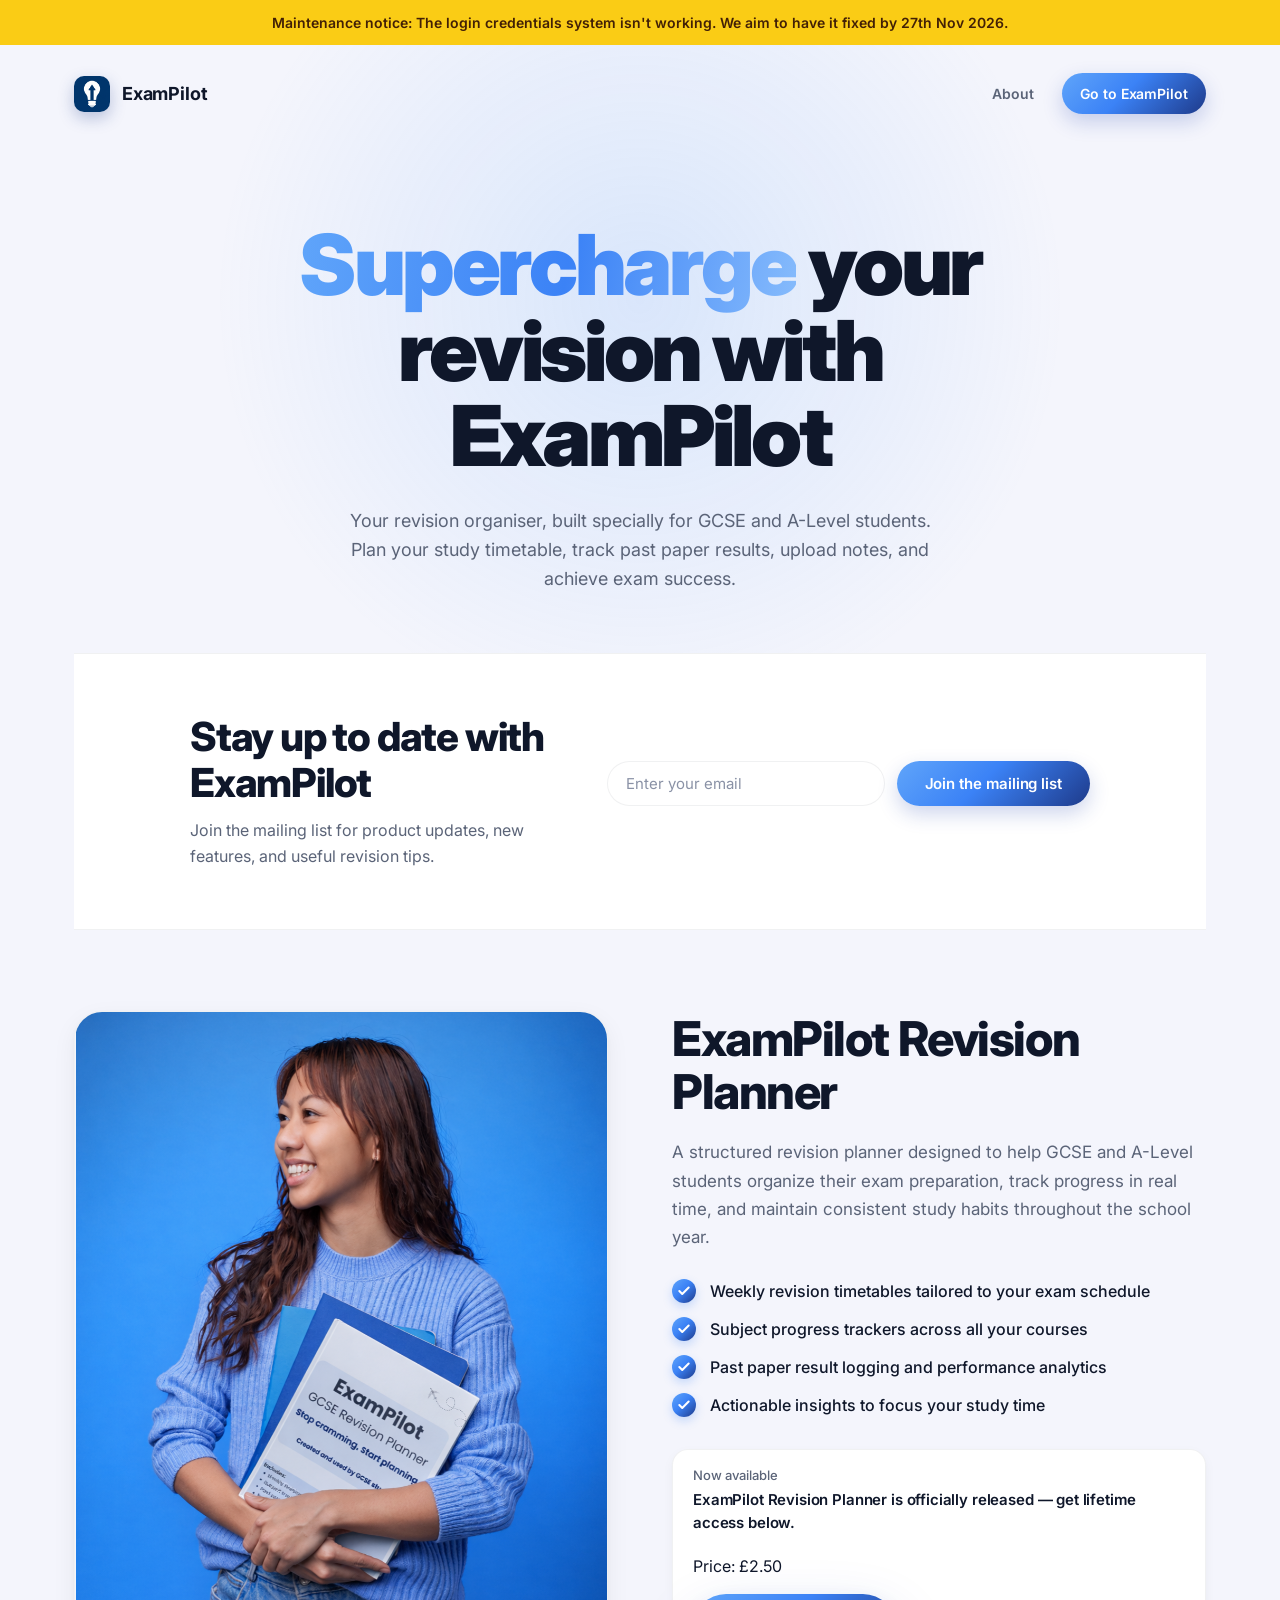
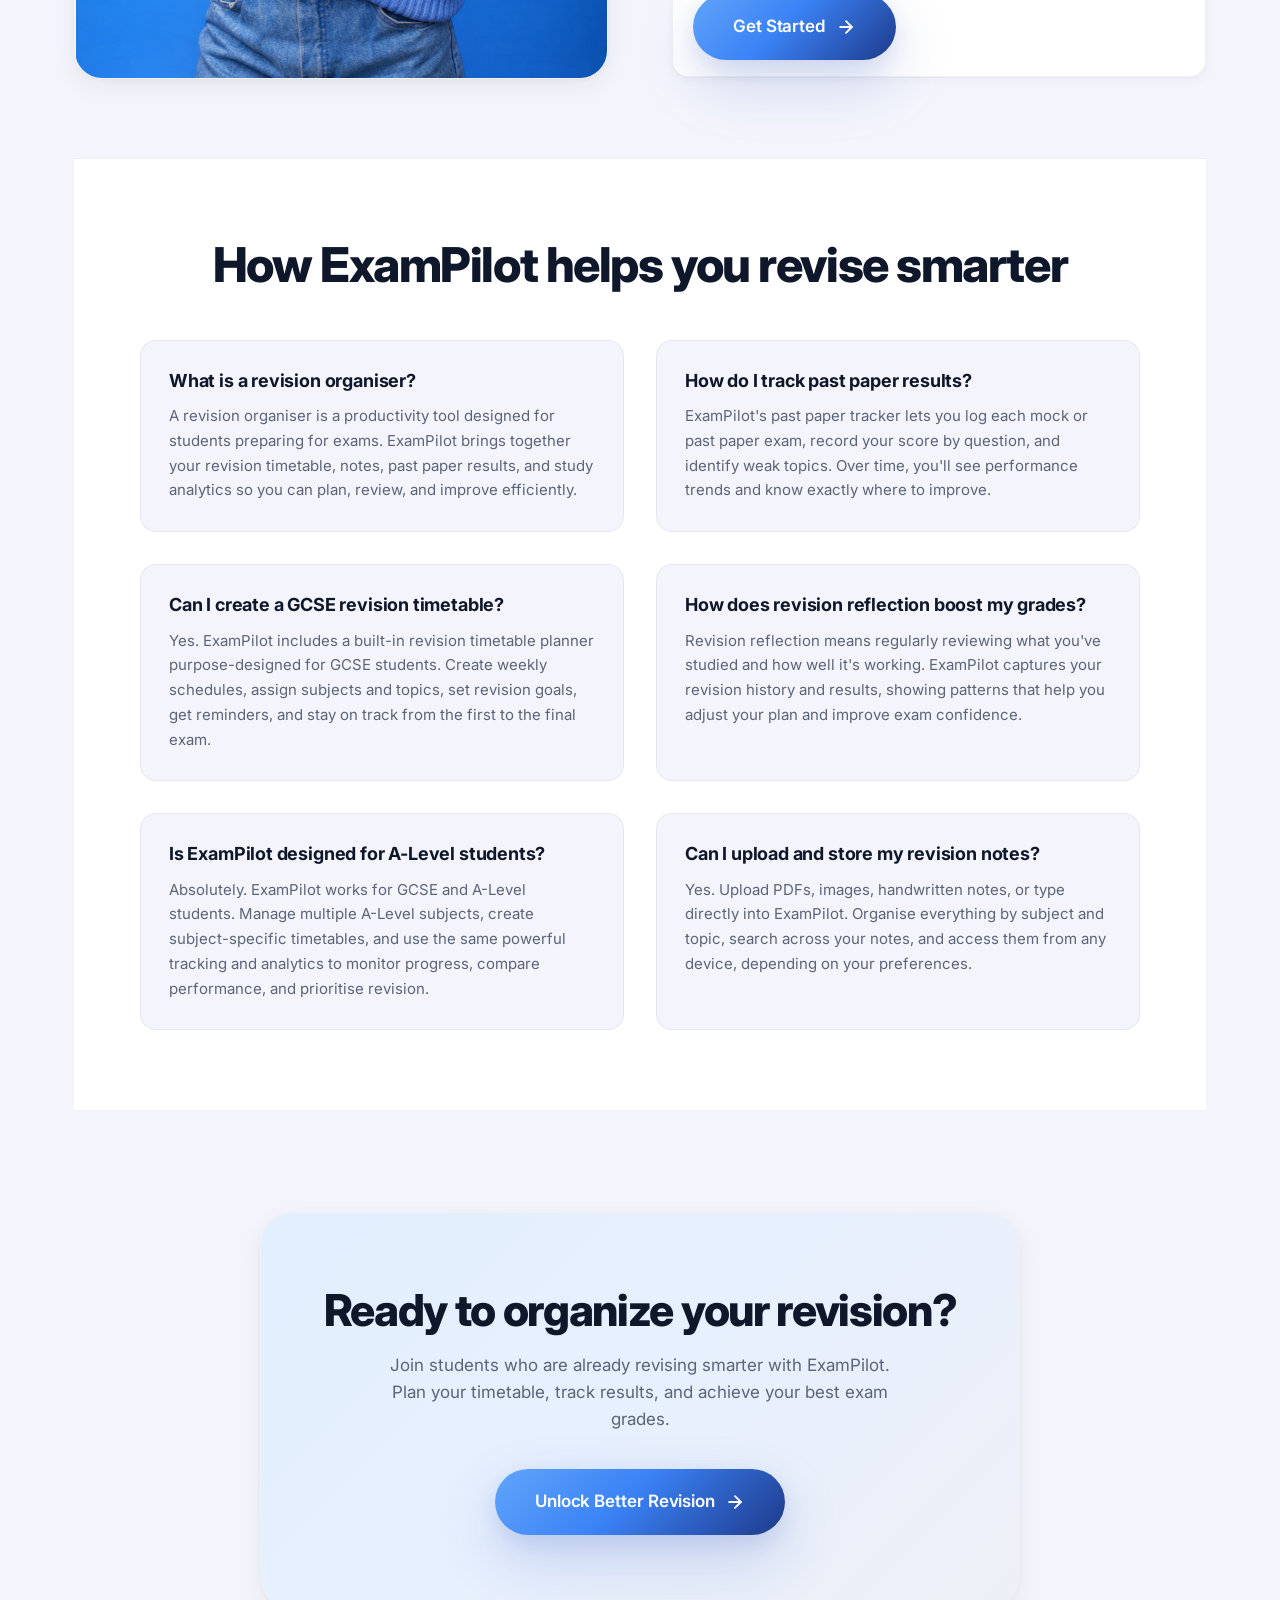
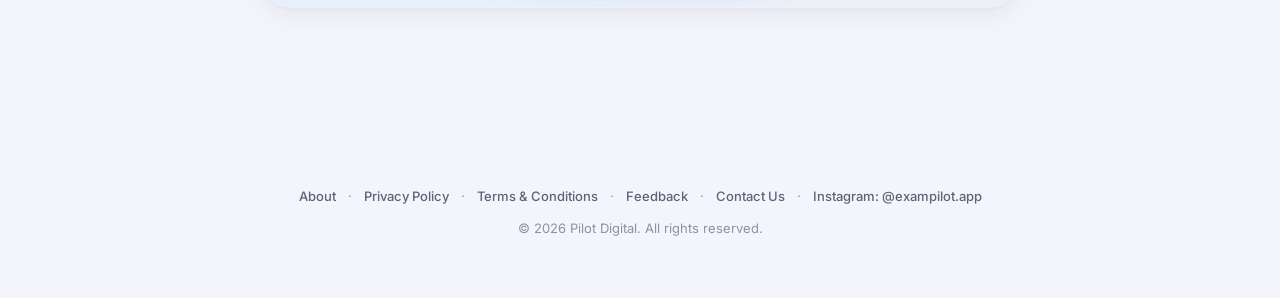
<file: index.html>
<!DOCTYPE html>
<html lang="en">
<head>
  <meta charset="UTF-8" />
  <meta name="viewport" content="width=device-width, initial-scale=1.0" />
  
  <!-- SEO Meta Tags -->
  <meta name="robots" content="index, follow, max-image-preview:large, max-snippet:-1, max-video-preview:-1" />
  <meta name="description" content="ExamPilot: Your GCSE & A-Level revision organiser. Plan revision, track past paper results, create timetables, upload notes, and improve with actionable study insights." />
  <meta name="keywords" content="revision planner, GCSE revision, A-Level study, revision organiser, past paper tracker, exam revision app, study timetable" />
  <meta name="author" content="ExamPilot" />
  <meta name="theme-color" content="#3b82f6" />
  
  <!-- Open Graph Tags (for social sharing) -->
  <meta property="og:type" content="website" />
  <meta property="og:url" content="https://exam-pilot.co.uk" />
  <meta property="og:title" content="ExamPilot – GCSE & A-Level Revision Organiser" />
  <meta property="og:description" content="Master your revision with our exam organiser. Plan timetables, track past papers, upload notes, and get real-time analytics and personalised study insights." />
  <meta property="og:image" content="https://exam-pilot.co.uk/og-image.png" />
  <meta property="og:image:width" content="1200" />
  <meta property="og:image:height" content="630" />
  <meta property="og:site_name" content="ExamPilot" />
  <meta property="og:locale" content="en_GB" />
  
  <!-- Twitter Card Tags -->
  <meta name="twitter:card" content="summary_large_image" />
  <meta name="twitter:url" content="https://exam-pilot.co.uk" />
  <meta name="twitter:title" content="ExamPilot – GCSE & A-Level Revision Organiser" />
  <meta name="twitter:description" content="Master your revision with our exam organiser. Plan timetables, track past papers, upload notes, and analytics." />
  <meta name="twitter:image" content="https://exam-pilot.co.uk/og-image.png" />
  
  <!-- Canonical URL -->
  <link rel="canonical" href="https://exam-pilot.co.uk" />
  
  <!-- Preconnect for Performance (SEO ranking factor) -->
  <link rel="preconnect" href="https://fonts.googleapis.com" />
  <link rel="preconnect" href="https://fonts.gstatic.com" crossorigin />
  <link rel="dns-prefetch" href="https://scripts.simpleanalyticscdn.com" />
  
  <title>ExamPilot – GCSE & A-Level Revision Organiser</title>
  <link rel="icon" type="image/png" href="logo.png" />
  <link href="https://fonts.googleapis.com/css2?family=Inter:wght@400;500;600;700;800;900&display=swap" rel="stylesheet" />
  <link rel="stylesheet" href="styles.css" />
  
  <!-- JSON-LD Structured Data -->
  <script type="application/ld+json">
  {
    "@context": "https://schema.org",
    "@type": "Organization",
    "name": "ExamPilot",
    "url": "https://exam-pilot.co.uk",
    "logo": "https://exam-pilot.co.uk/logo.png",
    "description": "Revision organiser for GCSE and A-Level students",
    "sameAs": [
      "https://twitter.com/exampilot",
      "https://instagram.com/exampilot"
    ],
    "contactPoint": {
      "@type": "ContactPoint",
      "url": "https://support.exam-pilot.co.uk",
      "contactType": "Customer Support"
    }
  }
  </script>
  
  <script type="application/ld+json">
  {
    "@context": "https://schema.org",
    "@type": "Product",
    "name": "ExamPilot",
    "description": "Revision planner and exam organiser for GCSE and A-Level students",
    "brand": {
      "@type": "Brand",
      "name": "ExamPilot"
    },
    "offers": {
      "@type": "Offer",
      "url": "https://nea.exam-pilot.co.uk",
      "priceCurrency": "GBP",
      "price": "0",
      "pricingType": "Free, with premium features"
    },
    "aggregateRating": {
      "@type": "AggregateRating",
      "ratingValue": "4.8",
      "reviewCount": "150",
      "bestRating": "5",
      "worstRating": "1"
    }
  }
  </script>
  
  <script type="application/ld+json">
  {
    "@context": "https://schema.org",
    "@type": "FAQPage",
    "mainEntity": [
      {
        "@type": "Question",
        "name": "What is a revision organiser?",
        "acceptedAnswer": {
          "@type": "Answer",
          "text": "A revision organiser is a productivity tool designed for students preparing for exams. ExamPilot brings together your revision timetable, notes, past paper results, and study analytics so you can plan, review, and improve efficiently."
        }
      },
      {
        "@type": "Question",
        "name": "How can I track my past paper results with ExamPilot?",
        "acceptedAnswer": {
          "@type": "Answer",
          "text": "ExamPilot's past paper tracker lets you log each mock or past paper exam, record your score by question, and identify weak topics. Over time, you'll see performance trends and know exactly where to improve."
        }
      },
      {
        "@type": "Question",
        "name": "Can I create a GCSE revision timetable?",
        "acceptedAnswer": {
          "@type": "Answer",
          "text": "Yes. ExamPilot includes a built-in revision timetable planner purpose-designed for GCSE students. Create weekly schedules, assign subjects and topics, set revision goals, get reminder notifications, and stay on track from the first to the final exam."
        }
      },
      {
        "@type": "Question",
        "name": "How does revision reflection help my grades?",
        "acceptedAnswer": {
          "@type": "Answer",
          "text": "Revision reflection means regularly reviewing what you've studied and how well it's working. ExamPilot captures your revision history and results, showing patterns that help you adjust your plan and improve exam confidence."
        }
      },
      {
        "@type": "Question",
        "name": "Is ExamPilot suitable for A-Level students?",
        "acceptedAnswer": {
          "@type": "Answer",
          "text": "Absolutely. ExamPilot works for both GCSE and A-Level students. Manage multiple A-Level subjects, create subject-specific timetables, and use the same powerful tracking and analytics to monitor progress, compare performance, and prioritise revision."
        }
      },
      {
        "@type": "Question",
        "name": "Can I upload and store my revision notes?",
        "acceptedAnswer": {
          "@type": "Answer",
          "text": "Yes. Upload PDFs, images, handwritten notes, or type directly into ExamPilot. Organise everything by subject and topic, search across your notes, access them from any device, and share or keep them private as needed."
        }
      }
    ]
  }
  </script>
  
</head>
<body>
  <div class="page">
    <div class="container">

      <!-- NAV -->
      <nav class="nav reveal" aria-label="Main navigation">
        <a class="brand" href="/" aria-label="ExamPilot home">
          <img class="brand-mark" src="logo.png" alt="ExamPilot logo" />
          <span>ExamPilot</span>
        </a>
        <div class="nav-actions">
          <a class="btn btn-ghost" href="/about" aria-label="About ExamPilot">About</a>
          <a class="btn btn-primary" href="https://app.exam-pilot.co.uk" target="_blank" rel="noreferrer" aria-label="Visit ExamPilot">
            Go to ExamPilot
          </a>
        </div>
      </nav>

      <!-- MAIN CONTENT -->
      <main>
        
        <!-- HERO -->
        <header class="hero reveal">
          <h1 class="hero-title">
            <span class="gradient-text">Supercharge</span> your revision with ExamPilot
          </h1>
          <p class="hero-subtitle">
            Your revision organiser, built specially for GCSE and A-Level students. Plan your study timetable, track past paper results, upload notes, and achieve exam success.
          </p>
        </header>

        <!-- MAILING LIST SECTION -->
        <section class="mailing-list-section reveal" id="mailing-list">
          <div class="mailing-list-content">
            <div>
              <h2 class="mailing-list-heading">Stay up to date with ExamPilot</h2>
              <p class="mailing-list-subheading">Join the mailing list for product updates, new features, and useful revision tips.</p>
            </div>
            <form
              action="https://buttondown.com/api/emails/embed-subscribe/exampilot"
              method="post"
              class="mailing-list-form embeddable-buttondown-form"
            >
              <div class="form-group">
                <input 
                  type="email" 
                  name="email" 
                  id="bd-email" 
                  placeholder="Enter your email"
                  required
                  aria-label="Email address"
                />
                <input type="submit" value="Join the mailing list" class="form-submit" />
              </div>
              <p class="form-note">
                <a href="https://buttondown.com/refer/exampilot" target="_blank" rel="noreferrer">
                   
                </a>
              </p>
            </form>
          </div>
        </section>

        <!-- PLANNER SECTION -->
        <article class="section reveal" id="planner">
          <div class="split">
            <div class="image-card">
              <img src="planner.png" alt="Student using ExamPilot revision planner to organize GCSE and A-Level exam preparation" />
            </div>
            <div>
              <h2 class="section-title">ExamPilot Revision Planner</h2>
              <p class="section-description">
                A structured revision planner designed to help GCSE and A-Level students organize their exam preparation, track progress in real time, and maintain consistent study habits throughout the school year.
              </p>
              <ul class="feature-list">
                <li class="feature-item">
                  <span class="check-icon" aria-hidden="true">
                    <svg width="14" height="14" viewBox="0 0 24 24" fill="none" stroke="white" stroke-width="3.5" stroke-linecap="round" stroke-linejoin="round">
                      <polyline points="20 6 9 17 4 12"/>
                    </svg>
                  </span>
                  <span>Weekly revision timetables tailored to your exam schedule</span>
                </li>
                <li class="feature-item">
                  <span class="check-icon" aria-hidden="true">
                    <svg width="14" height="14" viewBox="0 0 24 24" fill="none" stroke="white" stroke-width="3.5" stroke-linecap="round" stroke-linejoin="round">
                      <polyline points="20 6 9 17 4 12"/>
                    </svg>
                  </span>
                  <span>Subject progress trackers across all your courses</span>
                </li>
                <li class="feature-item">
                  <span class="check-icon" aria-hidden="true">
                    <svg width="14" height="14" viewBox="0 0 24 24" fill="none" stroke="white" stroke-width="3.5" stroke-linecap="round" stroke-linejoin="round">
                      <polyline points="20 6 9 17 4 12"/>
                    </svg>
                  </span>
                  <span>Past paper result logging and performance analytics</span>
                </li>
                <li class="feature-item">
                  <span class="check-icon" aria-hidden="true">
                    <svg width="14" height="14" viewBox="0 0 24 24" fill="none" stroke="white" stroke-width="3.5" stroke-linecap="round" stroke-linejoin="round">
                      <polyline points="20 6 9 17 4 12"/>
                    </svg>
                  </span>
                  <span>Actionable insights to focus your study time</span>
                </li>
              </ul>
              <div class="eta-card">
                <span class="eta-label">Now available</span>
                <span class="eta-value">ExamPilot Revision Planner is officially released — get lifetime access below.</span>
                <div class="purchase">
                  <p class="price">Price: £2.50</p>
                  <a class="cta-button" href="https://buy.stripe.com/dRm28qajR9ElbYZ4a75ZC02" target="_blank" rel="noreferrer" aria-label="Get Started with ExamPilot Revision Planner">
                    <span>Get Started</span>
                    <svg width="20" height="20" viewBox="0 0 24 24" fill="none" stroke="currentColor" stroke-width="2.2" stroke-linecap="round" stroke-linejoin="round" aria-hidden="true">
                      <line x1="5" y1="12" x2="19" y2="12"/>
                      <polyline points="12 5 19 12 12 19"/>
                    </svg>
                  </a>
                </div>
              </div>
            </div>
          </div>
        </article>

        <!-- FAQ SECTION -->
        <section class="faq-section reveal" id="faq" aria-labelledby="faq-heading">
          <div class="faq-container">
            <h2 id="faq-heading" class="faq-heading">How ExamPilot helps you revise smarter</h2>
            
            <div class="faq-grid">
              <div class="faq-item">
                <h3 class="faq-question">What is a revision organiser?</h3>
                <p class="faq-answer">
                  A revision organiser is a productivity tool designed for students preparing for exams. ExamPilot brings together your revision timetable, notes, past paper results, and study analytics so you can plan, review, and improve efficiently.
                </p>
              </div>

              <div class="faq-item">
                <h3 class="faq-question">How do I track past paper results?</h3>
                <p class="faq-answer">
                  ExamPilot's past paper tracker lets you log each mock or past paper exam, record your score by question, and identify weak topics. Over time, you'll see performance trends and know exactly where to improve.
                </p>
              </div>

              <div class="faq-item">
                <h3 class="faq-question">Can I create a GCSE revision timetable?</h3>
                <p class="faq-answer">
                  Yes. ExamPilot includes a built-in revision timetable planner purpose-designed for GCSE students. Create weekly schedules, assign subjects and topics, set revision goals, get reminders, and stay on track from the first to the final exam.
                </p>
              </div>

              <div class="faq-item">
                <h3 class="faq-question">How does revision reflection boost my grades?</h3>
                <p class="faq-answer">
                  Revision reflection means regularly reviewing what you've studied and how well it's working. ExamPilot captures your revision history and results, showing patterns that help you adjust your plan and improve exam confidence.
                </p>
              </div>

              <div class="faq-item">
                <h3 class="faq-question">Is ExamPilot designed for A-Level students?</h3>
                <p class="faq-answer">
                  Absolutely. ExamPilot works for GCSE and A-Level students. Manage multiple A-Level subjects, create subject-specific timetables, and use the same powerful tracking and analytics to monitor progress, compare performance, and prioritise revision.
                </p>
              </div>

              <div class="faq-item">
                <h3 class="faq-question">Can I upload and store my revision notes?</h3>
                <p class="faq-answer">
                  Yes. Upload PDFs, images, handwritten notes, or type directly into ExamPilot. Organise everything by subject and topic, search across your notes, and access them from any device, depending on your preferences.
                </p>
              </div>
            </div>
          </div>
        </section>

        <!-- CTA -->
        <section class="cta reveal" id="cta" aria-labelledby="cta-heading">
          <div class="cta-card">
            <div class="cta-content">
              <h2 id="cta-heading" class="cta-title">Ready to organize your revision?</h2>
              <p class="cta-description">
                Join students who are already revising smarter with ExamPilot. Plan your timetable, track results, and achieve your best exam grades.
              </p>
              <a class="cta-button" href="https://app.exam-pilot.co.uk" target="_blank" rel="noreferrer" aria-label="Start revising with ExamPilot">
                <span>Unlock Better Revision</span>
                <svg width="20" height="20" viewBox="0 0 24 24" fill="none" stroke="currentColor" stroke-width="2.2" stroke-linecap="round" stroke-linejoin="round" aria-hidden="true">
                  <line x1="5" y1="12" x2="19" y2="12"/>
                  <polyline points="12 5 19 12 12 19"/>
                </svg>
              </a>
            </div>
          </div>
        </section>

      </main>

      <!-- FOOTER -->
      <footer class="footer reveal" role="contentinfo">
        <div class="footer-links">
          <a class="footer-link" href="/about" aria-label="About ExamPilot">About</a>
          <span class="footer-sep" aria-hidden="true">·</span>
          <a class="footer-link"
            href="https://battle-dry-e23.notion.site/ExamPilot-Privacy-Policy-33eb8d1574ee80149366c6b61bf22675"
            target="_blank" rel="noreferrer">Privacy Policy</a>
          <span class="footer-sep" aria-hidden="true">·</span>
          <a class="footer-link"
            href="https://battle-dry-e23.notion.site/ExamPilot-Terms-Conditions-33eb8d1574ee80618376da8c3bfffa2e"
            target="_blank" rel="noreferrer">Terms &amp; Conditions</a>
          <span class="footer-sep" aria-hidden="true">·</span>
          <a class="footer-link"
            href="https://docs.google.com/forms/d/e/1FAIpQLScrEOt0UcTDSlA_6c6lybMjh0bzHm2VrYTehZHT37BqM9Yp9A/viewform?usp=dialog"
            target="_blank" rel="noreferrer">Feedback</a>
          <span class="footer-sep" aria-hidden="true">·</span>
          <a class="footer-link"
            href="https://support.exam-pilot.co.uk"
            target="_blank" rel="noreferrer">Contact Us</a>
        </div>
        <div class="footer-copy">
          &copy; <span id="year"></span> Pilot Digital. All rights reserved.
        </div>
      </footer>

    </div>
  </div>

  <script src="script.js"></script>
  <!-- 100% privacy-first analytics -->
  <script async src="https://scripts.simpleanalyticscdn.com/latest.js"></script>
</body>
</html>
</file>
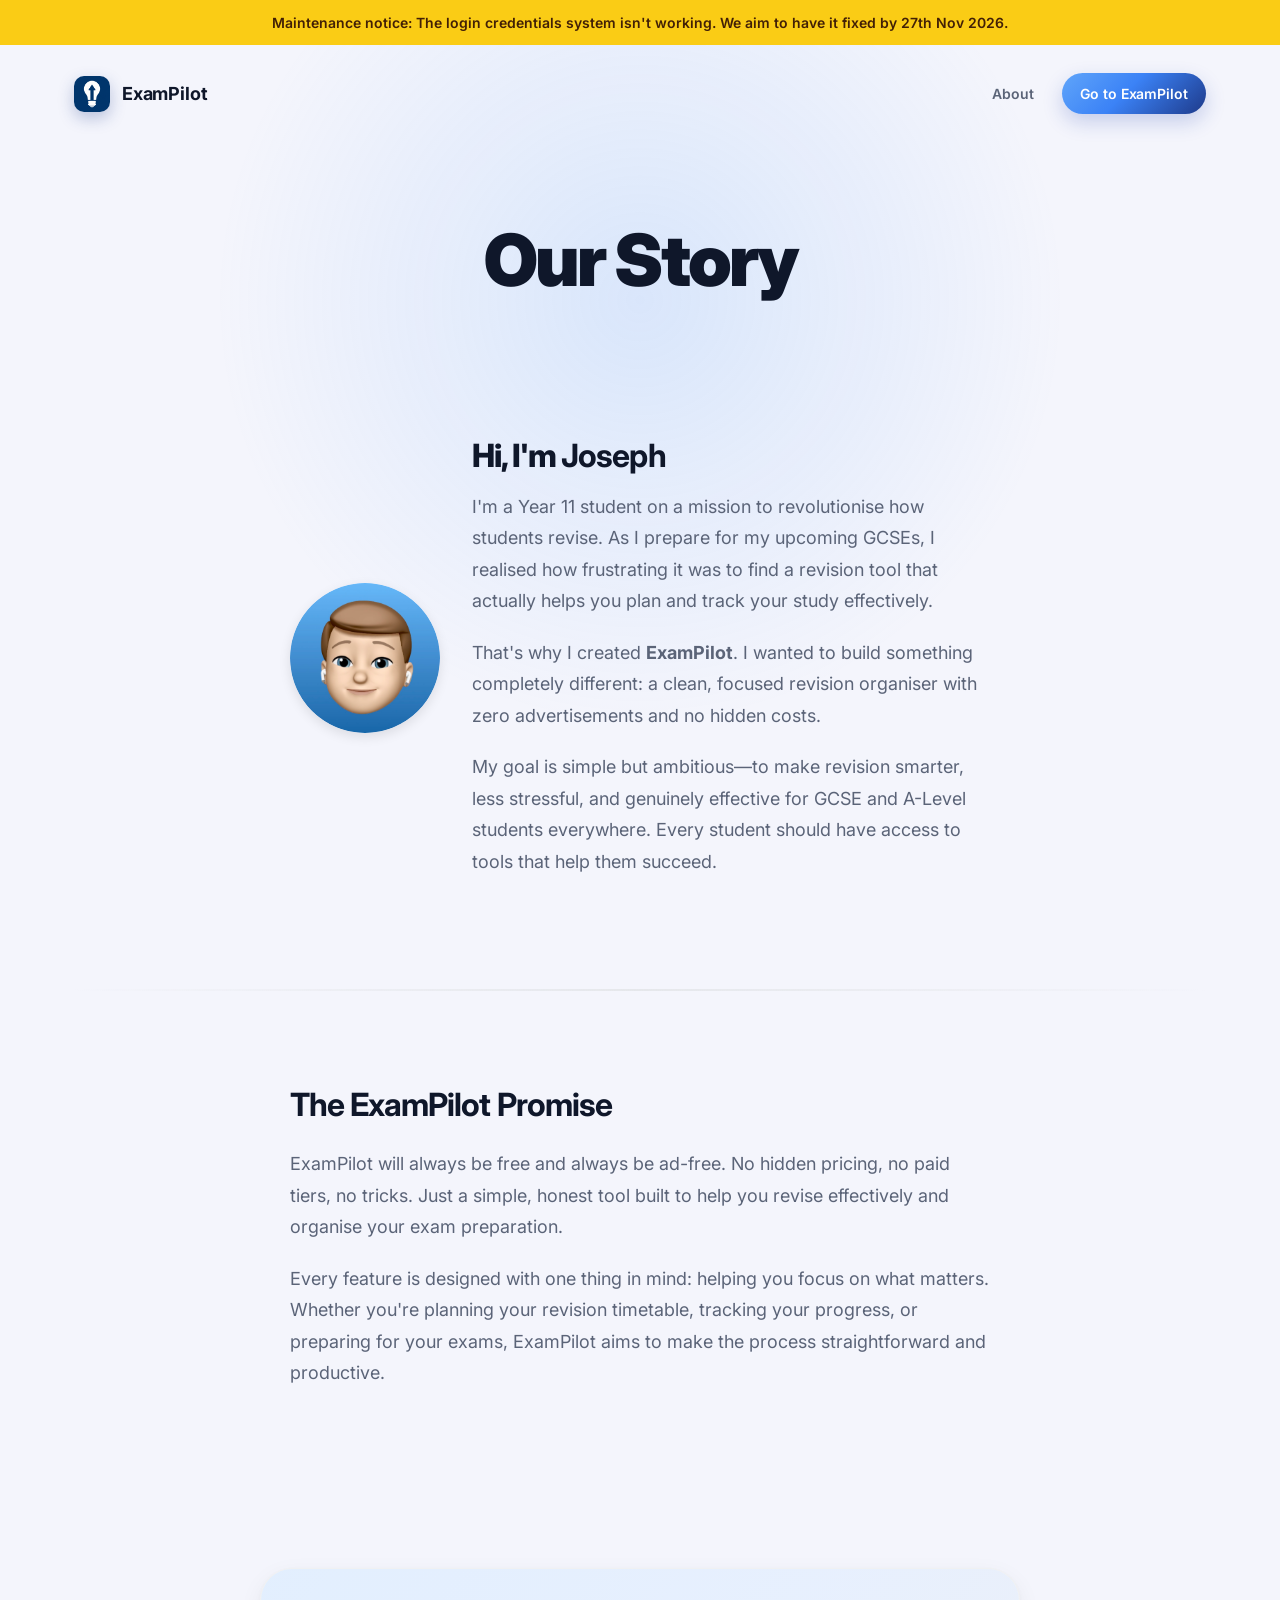
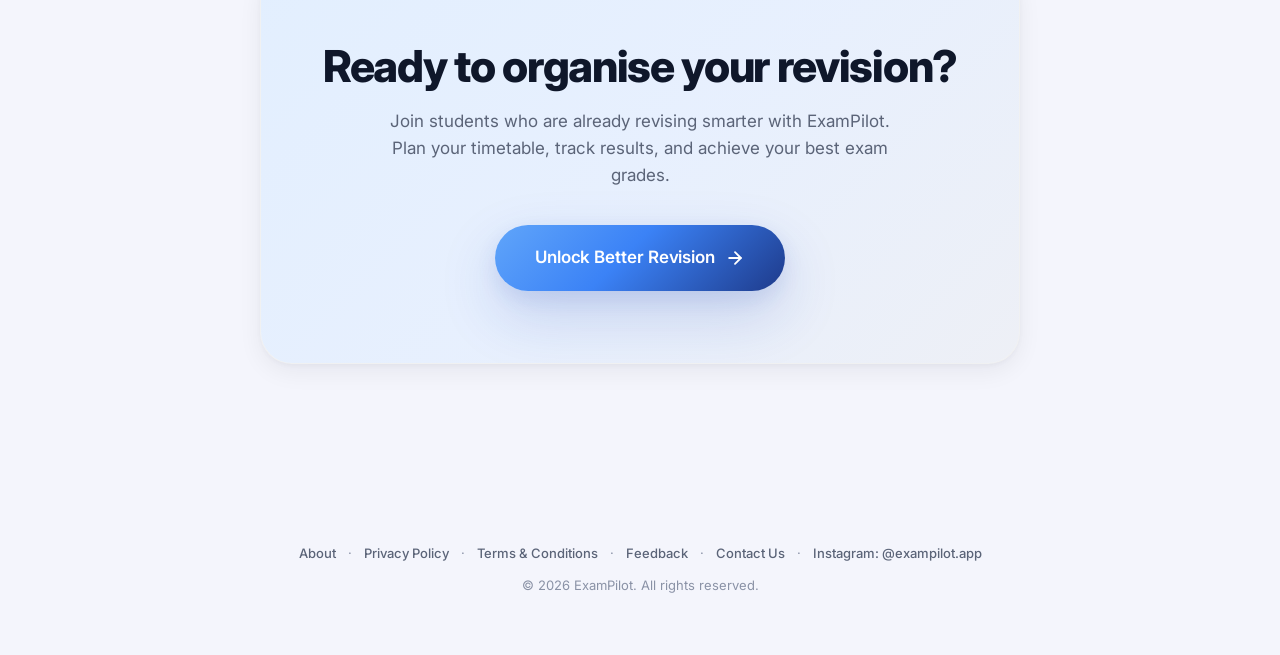
<file: about.html>
<!DOCTYPE html>
<html lang="en">
<head>
  <meta charset="UTF-8" />
  <meta name="viewport" content="width=device-width, initial-scale=1.0" />
  
  <!-- SEO Meta Tags -->
  <meta name="robots" content="index, follow, max-image-preview:large, max-snippet:-1, max-video-preview:-1" />
  <meta name="description" content="Learn about ExamPilot and why it was created — a free, ad-free revision organiser for GCSE and A-Level students." />
  <meta name="keywords" content="about ExamPilot, revision tool, GCSE, A-Level, free education software" />
  <meta name="author" content="ExamPilot" />
  <meta name="theme-color" content="#3b82f6" />
  
  <!-- Open Graph Tags -->
  <meta property="og:type" content="website" />
  <meta property="og:url" content="https://exam-pilot.co.uk/about" />
  <meta property="og:title" content="About ExamPilot" />
  <meta property="og:description" content="Learn about ExamPilot and why it was created — a free, ad-free revision organiser for GCSE and A-Level students." />
  <meta property="og:image" content="https://exam-pilot.co.uk/og-image.png" />
  <meta property="og:site_name" content="ExamPilot" />
  <meta property="og:locale" content="en_GB" />
  
  <!-- Twitter Card Tags -->
  <meta name="twitter:card" content="summary_large_image" />
  <meta name="twitter:url" content="https://exam-pilot.co.uk/about" />
  <meta name="twitter:title" content="About ExamPilot" />
  <meta name="twitter:description" content="Learn about ExamPilot and why it was created." />
  <meta name="twitter:image" content="https://exam-pilot.co.uk/og-image.png" />
  
  <!-- Canonical URL -->
  <link rel="canonical" href="https://exam-pilot.co.uk/about" />
  
  <!-- Preconnect for Performance -->
  <link rel="preconnect" href="https://fonts.googleapis.com" />
  <link rel="preconnect" href="https://fonts.gstatic.com" crossorigin />
  <link rel="dns-prefetch" href="https://scripts.simpleanalyticscdn.com" />
  
  <title>About ExamPilot – Our Story</title>
  <link rel="icon" type="image/png" href="logo.png" />
  <link href="https://fonts.googleapis.com/css2?family=Inter:wght@400;500;600;700;800;900&display=swap" rel="stylesheet" />
  <link rel="stylesheet" href="styles.css" />
  <style>
    .section-divider {
      border: none;
      height: 2px;
      background: linear-gradient(to right, transparent, #e5e7eb, transparent);
      margin: 3rem 0;
    }
    .about-intro {
      display: flex;
      align-items: center;
      gap: 2rem;
      margin-bottom: 1rem;
    }
    .about-intro-image {
      flex-shrink: 0;
      width: 150px;
      height: 150px;
      border-radius: 50%;
      overflow: hidden;
      box-shadow: 0 4px 12px rgba(0, 0, 0, 0.1);
    }
    .about-intro-image img {
      width: 100%;
      height: 100%;
      object-fit: cover;
    }
    .about-intro-text h2 {
      margin-top: 0;
      margin-bottom: 1rem;
    }
    @media (max-width: 640px) {
      .about-intro {
        flex-direction: column;
        text-align: center;
      }
    }
  </style>
</head>
<body>
  <div class="page">
    <div class="container">

      <!-- NAV -->
      <nav class="nav reveal" aria-label="Main navigation">
        <a class="brand" href="/" aria-label="ExamPilot home">
          <img class="brand-mark" src="logo.png" alt="ExamPilot logo" />
          <span>ExamPilot</span>
        </a>
        <div class="nav-actions">
          <a class="btn btn-ghost" href="/about" aria-label="About ExamPilot">About</a>
          <a class="btn btn-primary" href="https://app.exam-pilot.co.uk" target="_blank" rel="noreferrer" aria-label="Visit ExamPilot">
            Go to ExamPilot
          </a>
        </div>
      </nav>

      <!-- MAIN CONTENT -->
      <main>

        <!-- HERO -->
        <header class="about-hero reveal">
          <h1 class="about-title">Our Story</h1>
        </header>

        <!-- ABOUT CONTENT -->
        <section class="about-content reveal">
          
          <!-- PERSONAL INTRODUCTION -->
          <div class="about-section">
            <div class="about-intro">
              <div class="about-intro-image">
                <img src="josephavatar.png" alt="Joseph's avatar" />
              </div>
              <div class="about-intro-text">
                <h2>Hi, I'm <strong>Joseph</strong></h2>
                <p>
                  I'm a Year 11 student on a mission to revolutionise how students revise. As I prepare for my upcoming GCSEs, I realised how frustrating it was to find a revision tool that actually helps you plan and track your study effectively.
                </p>
                <p>
                  That's why I created <strong>ExamPilot</strong>. I wanted to build something completely different: a clean, focused revision organiser with zero advertisements and no hidden costs.
                </p>
                <p>
                  My goal is simple but ambitious—to make revision smarter, less stressful, and genuinely effective for GCSE and A-Level students everywhere. Every student should have access to tools that help them succeed.
                </p>
              </div>
            </div>
          </div>

          <hr class="section-divider" />

          <!-- EXAMPILOT MISSION -->
          <div class="about-section">
            <h2><strong>The ExamPilot Promise</strong></h2>
            <p>
              ExamPilot will always be free and always be ad-free. No hidden pricing, no paid tiers, no tricks. Just a simple, honest tool built to help you revise effectively and organise your exam preparation.
            </p>
            <p>
              Every feature is designed with one thing in mind: helping you focus on what matters. Whether you're planning your revision timetable, tracking your progress, or preparing for your exams, ExamPilot aims to make the process straightforward and productive.
            </p>
          </div>

        </section>

        <!-- CTA -->
        <section class="cta reveal" id="cta" aria-labelledby="cta-heading">
          <div class="cta-card">
            <div class="cta-content">
              <h2 id="cta-heading" class="cta-title">Ready to organise your revision?</h2>
              <p class="cta-description">
                Join students who are already revising smarter with ExamPilot. Plan your timetable, track results, and achieve your best exam grades.
              </p>
              <a class="cta-button" href="https://app.exam-pilot.co.uk" target="_blank" rel="noreferrer" aria-label="Start revising with ExamPilot">
                <span>Unlock Better Revision</span>
                <svg width="20" height="20" viewBox="0 0 24 24" fill="none" stroke="currentColor" stroke-width="2.2" stroke-linecap="round" stroke-linejoin="round" aria-hidden="true">
                  <line x1="5" y1="12" x2="19" y2="12"/>
                  <polyline points="12 5 19 12 12 19"/>
                </svg>
              </a>
            </div>
          </div>
        </section>

      </main>

      <!-- FOOTER -->
      <footer class="footer reveal" role="contentinfo">
        <div class="footer-links">
          <a class="footer-link" href="/about" aria-label="About ExamPilot">About</a>
          <span class="footer-sep" aria-hidden="true">·</span>
          <a class="footer-link"
            href="https://battle-dry-e23.notion.site/ExamPilot-Privacy-Policy-33eb8d1574ee80149366c6b61bf22675"
            target="_blank" rel="noreferrer">Privacy Policy</a>
          <span class="footer-sep" aria-hidden="true">·</span>
          <a class="footer-link"
            href="https://battle-dry-e23.notion.site/ExamPilot-Terms-Conditions-33eb8d1574ee80618376da8c3bfffa2e"
            target="_blank" rel="noreferrer">Terms &amp; Conditions</a>
          <span class="footer-sep" aria-hidden="true">·</span>
          <a class="footer-link"
            href="https://docs.google.com/forms/d/e/1FAIpQLScrEOt0UcTDSlA_6c6lybMjh0bzHm2VrYTehZHT37BqM9Yp9A/viewform?usp=dialog"
            target="_blank" rel="noreferrer">Feedback</a>
          <span class="footer-sep" aria-hidden="true">·</span>
          <a class="footer-link"
            href="https://support.exam-pilot.co.uk"
            target="_blank" rel="noreferrer">Contact Us</a>
        </div>
        <div class="footer-copy">
          &copy; <span id="year"></span> ExamPilot. All rights reserved.
        </div>
      </footer>

    </div>
  </div>

  <script src="script.js"></script>
  <!-- 100% privacy-first analytics -->
  <script async src="https://scripts.simpleanalyticscdn.com/latest.js"></script>
</body>
</html>
</file>
<file: styles.css>
@import url("https://fonts.googleapis.com/css2?family=Inter:wght@400;500;600;700;800;900&display=swap");

*,
*::before,
*::after {
  box-sizing: border-box;
}

html, body {
  margin: 0;
  padding: 0;
  width: 100%;
  min-height: 100%;
}

body {
  font-family: "Inter", -apple-system, BlinkMacSystemFont, "Segoe UI", Roboto,
    "Helvetica Neue", Arial, sans-serif;
  background-color: #f4f5fc;
  color: #0f172a;
  -webkit-font-smoothing: antialiased;
  -moz-osx-font-smoothing: grayscale;
  line-height: 1.5;
  overflow-x: hidden;
}

img { max-width: 100%; display: block; }

:root {
  --bg: #f4f5fc;
  --surface: #ffffff;
  --text: #0f172a;
  --text-muted: #5b6478;
  --text-soft: #8a92a6;
  --border: rgba(15, 23, 42, 0.06);
  --shadow-sm: 0 1px 2px rgba(15,23,42,0.04), 0 4px 12px rgba(15,23,42,0.04);
  --shadow-md: 0 8px 24px rgba(15,23,42,0.06), 0 2px 6px rgba(15,23,42,0.04);
  --shadow-lg: 0 24px 60px rgba(30,64,175,0.18), 0 8px 20px rgba(30,64,175,0.10);
  --gradient-blue: linear-gradient(135deg, #60a5fa 0%, #3b82f6 45%, #1e3a8a 100%);
  --gradient-green: linear-gradient(135deg, #34d399 0%, #10b981 45%, #059669 100%);
}

/* ─── MAINTENANCE BANNER ─── */
.maintenance-banner {
  position: relative;
  z-index: 1000;
  width: 100%;
  padding: 12px 24px;
  background: #facc15;
  color: #422006;
  text-align: center;
  font-size: 14px;
  font-weight: 600;
  line-height: 1.5;
}

/* ─── RADIAL GLOW ─── */
.page {
  position: relative;
  min-height: 100vh;
}
.page::before {
  content: "";
  position: fixed;
  top: -200px;
  left: 50%;
  transform: translateX(-50%);
  width: 1000px;
  height: 1000px;
  background: radial-gradient(circle at center,
    rgba(96,165,250,0.18) 0%,
    rgba(96,165,250,0) 60%);
  pointer-events: none;
  z-index: 0;
}

.container {
  max-width: 1180px;
  margin: 0 auto;
  padding: 0 24px;
  position: relative;
  z-index: 1;
}

/* ─── NAV ─── */
.nav {
  display: flex;
  align-items: center;
  justify-content: space-between;
  padding: 28px 0;
}

.brand {
  display: flex;
  align-items: center;
  gap: 12px;
  font-weight: 700;
  font-size: 18px;
  letter-spacing: -0.01em;
  color: var(--text);
  text-decoration: none;
  transition: opacity 0.2s ease;
}
.brand:hover { opacity: 0.85; }
.brand:focus-visible {
  outline: 2px solid #3b82f6;
  outline-offset: 2px;
  border-radius: 4px;
}

.brand-mark {
  width: 36px;
  height: 36px;
  border-radius: 10px;
  object-fit: cover;
  box-shadow: 0 6px 16px rgba(30,58,138,0.28);
}

.nav-actions {
  display: flex;
  gap: 10px;
  align-items: center;
}

.btn {
  display: inline-flex;
  align-items: center;
  justify-content: center;
  font-family: inherit;
  font-size: 14px;
  font-weight: 600;
  letter-spacing: -0.005em;
  text-decoration: none;
  padding: 10px 18px;
  border-radius: 999px;
  border: none;
  cursor: pointer;
  transition: transform 0.2s ease, box-shadow 0.2s ease,
    background-color 0.2s ease, color 0.2s ease, opacity 0.2s ease;
  will-change: transform;
}
.btn:active { transform: translateY(0) !important; }
.btn:focus-visible {
  outline: 2px solid #3b82f6;
  outline-offset: 2px;
}

.btn-ghost {
  color: var(--text-muted);
  background: transparent;
}
.btn-ghost:hover {
  color: var(--text);
  background: rgba(15,23,42,0.04);
  transform: translateY(-1px);
}

.btn-primary {
  color: white;
  background: var(--gradient-blue);
  box-shadow: 0 8px 20px rgba(30,64,175,0.22);
}
.btn-primary:hover {
  transform: translateY(-2px);
  box-shadow: 0 14px 28px rgba(30,64,175,0.3);
}

.btn-secondary {
  color: white;
  background: var(--gradient-green);
  box-shadow: 0 8px 20px rgba(16,185,129,0.22);
}
.btn-secondary:hover {
  transform: translateY(-2px);
  box-shadow: 0 14px 28px rgba(16,185,129,0.3);
}

@media (max-width: 520px) {
  .btn-ghost { display: none; }
}

/* ─── HERO ─── */
.hero {
  text-align: center;
  padding: 80px 0 60px;
}

.hero-title {
  font-size: clamp(42px, 6.8vw, 84px);
  line-height: 1.02;
  font-weight: 900;
  letter-spacing: -0.04em;
  margin: 0 auto;
  max-width: 14ch;
  color: var(--text);
}

.gradient-text {
  background: linear-gradient(
    100deg,
    #60a5fa 0%, #3b82f6 25%, #93c5fd 50%, #3b82f6 75%, #1e3a8a 100%
  );
  background-size: 220% 100%;
  background-position: 0% 50%;
  -webkit-background-clip: text;
  background-clip: text;
  -webkit-text-fill-color: transparent;
  color: transparent;
  animation: gradient-shimmer 6s ease-in-out infinite;
}

@keyframes gradient-shimmer {
  0%   { background-position: 0%   50%; }
  50%  { background-position: 100% 50%; }
  100% { background-position: 0%   50%; }
}

.hero-subtitle {
  margin: 28px auto 0;
  max-width: 600px;
  font-size: clamp(16px, 1.6vw, 18px);
  color: var(--text-muted);
  font-weight: 400;
  line-height: 1.6;
}

.hero-badge {
  margin: 32px auto 0;
}

.badge-text {
  display: inline-block;
  padding: 8px 16px;
  border-radius: 999px;
  background: rgba(59, 130, 246, 0.08);
  border: 1px solid rgba(59, 130, 246, 0.2);
  color: #1e3a8a;
  font-size: 14px;
  font-weight: 600;
  letter-spacing: -0.005em;
}

/* ─── MAILING LIST SECTION ─── */
.mailing-list-section {
  padding: 60px 0;
  background: var(--surface);
  border-top: 1px solid var(--border);
  border-bottom: 1px solid var(--border);
}

.mailing-list-content {
  display: grid;
  grid-template-columns: 1fr 1fr;
  gap: 48px;
  align-items: center;
  max-width: 900px;
  margin: 0 auto;
}

.mailing-list-heading {
  font-size: clamp(28px, 3.4vw, 40px);
  font-weight: 800;
  letter-spacing: -0.03em;
  line-height: 1.15;
  margin: 0 0 12px;
  color: var(--text);
}

.mailing-list-subheading {
  font-size: 16px;
  color: var(--text-muted);
  line-height: 1.6;
  margin: 0;
  font-weight: 400;
}

.mailing-list-form {
  display: flex;
  flex-direction: column;
  gap: 16px;
}

.form-group {
  display: flex;
  gap: 12px;
  flex-direction: row;
}

.mailing-list-form input[type="email"] {
  flex: 1;
  min-width: 0;
  padding: 12px 18px;
  border-radius: 999px;
  border: 1px solid var(--border);
  background: var(--surface);
  color: var(--text);
  font-family: inherit;
  font-size: 15px;
  transition: border-color 0.2s ease, box-shadow 0.2s ease;
}

.mailing-list-form input[type="email"]::placeholder {
  color: var(--text-soft);
}

.mailing-list-form input[type="email"]:focus {
  outline: none;
  border-color: #3b82f6;
  box-shadow: 0 0 0 3px rgba(59, 130, 246, 0.1);
}

.form-submit {
  padding: 12px 28px;
  border-radius: 999px;
  background: var(--gradient-blue);
  color: white;
  font-family: inherit;
  font-size: 15px;
  font-weight: 600;
  letter-spacing: -0.005em;
  border: none;
  cursor: pointer;
  box-shadow: 0 8px 20px rgba(30,64,175,0.22);
  transition: transform 0.2s ease, box-shadow 0.2s ease;
  white-space: nowrap;
}

.form-submit:hover {
  transform: translateY(-2px);
  box-shadow: 0 14px 28px rgba(30,64,175,0.3);
}

.form-submit:active {
  transform: translateY(0);
}

.form-submit:focus-visible {
  outline: 2px solid white;
  outline-offset: 2px;
}

.form-note {
  font-size: 12px;
  color: var(--text-soft);
  margin: 0;
  text-align: center;
}

.form-note a {
  color: var(--text-muted);
  text-decoration: none;
  transition: color 0.2s ease;
}

.form-note a:hover {
  color: var(--text);
}

@media (max-width: 768px) {
  .mailing-list-content {
    grid-template-columns: 1fr;
    gap: 32px;
  }

  .form-group {
    flex-direction: column;
  }

  .form-submit {
    width: 100%;
  }

  .form-note {
    text-align: left;
  }
}

/* ─── PLANNER SECTION ─── */
.section {
  padding: 80px 0;
}

.split {
  display: grid;
  grid-template-columns: 1fr 1fr;
  gap: 64px;
  align-items: center;
}

@media (max-width: 880px) {
  .split {
    grid-template-columns: 1fr;
    gap: 40px;
  }
}

.image-card {
  position: relative;
  border-radius: 28px;
  overflow: hidden;
  background: var(--surface);
  box-shadow: var(--shadow-md);
  border: 1px solid var(--border);
  aspect-ratio: 4 / 5;
  display: flex;
  align-items: center;
  justify-content: center;
  transition: transform 0.4s cubic-bezier(0.22,1,0.36,1),
    box-shadow 0.4s cubic-bezier(0.22,1,0.36,1);
}
.image-card:hover {
  transform: translateY(-4px);
  box-shadow: 0 24px 48px rgba(30,64,175,0.18), 0 6px 16px rgba(15,23,42,0.06);
}

.image-card img {
  width: 100%;
  height: 100%;
  object-fit: cover;
}

.section-title {
  font-size: clamp(32px, 3.8vw, 48px);
  font-weight: 800;
  letter-spacing: -0.03em;
  line-height: 1.1;
  margin: 0 0 20px;
  color: var(--text);
}

.section-description {
  color: var(--text-muted);
  font-size: 17px;
  line-height: 1.65;
  margin: 0 0 28px;
  max-width: 52ch;
}

.feature-list {
  list-style: none;
  padding: 0;
  margin: 0 0 32px;
  display: flex;
  flex-direction: column;
  gap: 14px;
}

.feature-item {
  display: flex;
  align-items: center;
  gap: 14px;
  font-size: 16px;
  color: var(--text);
  font-weight: 500;
}

.check-icon {
  width: 24px;
  height: 24px;
  border-radius: 50%;
  background: var(--gradient-blue);
  display: flex;
  align-items: center;
  justify-content: center;
  flex-shrink: 0;
  box-shadow: 0 4px 10px rgba(59,130,246,0.25);
}
.check-icon svg {
  display: block;
}

.eta-card {
  display: inline-flex;
  flex-direction: column;
  gap: 4px;
  padding: 16px 20px;
  border-radius: 16px;
  background: var(--surface);
  border: 1px solid var(--border);
  box-shadow: var(--shadow-sm);
}
.eta-label {
  font-size: 13px;
  color: var(--text-muted);
  font-weight: 500;
}
.eta-value {
  font-size: 15px;
  color: var(--text);
  font-weight: 600;
  letter-spacing: -0.01em;
}
.eta-eta {
  font-size: 13px;
  color: var(--text-soft);
  font-weight: 500;
  margin-top: 2px;
}

/* ─── FAQ SECTION ─── */
.faq-section {
  padding: 80px 0;
  background: var(--surface);
  border-top: 1px solid var(--border);
  border-bottom: 1px solid var(--border);
}

.faq-container {
  max-width: 1000px;
  margin: 0 auto;
}

.faq-heading {
  font-size: clamp(32px, 3.8vw, 48px);
  font-weight: 800;
  letter-spacing: -0.03em;
  line-height: 1.1;
  margin: 0 0 48px;
  color: var(--text);
  text-align: center;
}

.faq-grid {
  display: grid;
  grid-template-columns: repeat(auto-fit, minmax(320px, 1fr));
  gap: 32px;
}

.faq-item {
  padding: 28px;
  border-radius: 16px;
  background: var(--bg);
  border: 1px solid var(--border);
  transition: transform 0.3s cubic-bezier(0.22,1,0.36,1),
    box-shadow 0.3s cubic-bezier(0.22,1,0.36,1),
    background-color 0.3s ease;
}
.faq-item:hover {
  transform: translateY(-2px);
  box-shadow: var(--shadow-md);
  background: white;
}

.faq-question {
  font-size: 18px;
  font-weight: 700;
  letter-spacing: -0.01em;
  line-height: 1.3;
  margin: 0 0 12px;
  color: var(--text);
}

.faq-answer {
  font-size: 15px;
  color: var(--text-muted);
  line-height: 1.65;
  margin: 0;
}

@media (max-width: 640px) {
  .faq-grid {
    grid-template-columns: 1fr;
    gap: 20px;
  }

  .faq-item {
    padding: 20px;
  }
}

/* ─── CTA ─── */
.cta {
  padding: 100px 0 140px;
}

.cta-card {
  max-width: 760px;
  margin: 0 auto;
  padding: 72px 48px;
  border-radius: 32px;
  background: var(--surface);
  border: 1px solid var(--border);
  box-shadow: var(--shadow-md);
  text-align: center;
  position: relative;
  overflow: hidden;
}
.cta-card::before {
  content: "";
  position: absolute;
  inset: 0;
  background: linear-gradient(
    135deg,
    rgba(96,165,250,0.18) 0%,
    rgba(59,130,246,0.12) 50%,
    rgba(30,58,138,0.08) 100%
  );
  pointer-events: none;
}

.cta-content {
  position: relative;
  z-index: 1;
}

.cta-title {
  font-size: clamp(30px, 3.6vw, 44px);
  font-weight: 800;
  letter-spacing: -0.03em;
  line-height: 1.15;
  margin: 0 0 16px;
  color: var(--text);
}

.cta-description {
  font-size: 17px;
  color: var(--text-muted);
  margin: 0 auto 36px;
  max-width: 48ch;
  line-height: 1.6;
}

.cta-button {
  display: inline-flex;
  align-items: center;
  gap: 10px;
  padding: 20px 40px;
  border-radius: 999px;
  background: var(--gradient-blue);
  color: white;
  font-family: inherit;
  font-size: 17px;
  font-weight: 600;
  letter-spacing: -0.005em;
  text-decoration: none;
  box-shadow: var(--shadow-lg);
  transition: transform 0.2s ease, box-shadow 0.2s ease;
  border: none;
  cursor: pointer;
}
.cta-button:hover {
  transform: translateY(-2px);
  box-shadow: 0 30px 70px rgba(30,64,175,0.28), 0 10px 24px rgba(30,64,175,0.14);
}
.cta-button:active { transform: translateY(0); }
.cta-button:focus-visible {
  outline: 2px solid white;
  outline-offset: 2px;
}

/* ─── FOOTER ─── */
.footer {
  padding: 40px 0 60px;
  text-align: center;
  display: flex;
  flex-direction: column;
  align-items: center;
  gap: 12px;
}
.footer-links {
  display: flex;
  align-items: center;
  gap: 12px;
  flex-wrap: wrap;
  justify-content: center;
}
.footer-link {
  color: var(--text-muted);
  text-decoration: none;
  font-size: 13px;
  font-weight: 500;
  transition: color 0.2s ease;
}
.footer-link:hover { color: var(--text); }
.footer-link:focus-visible {
  outline: 2px solid #3b82f6;
  outline-offset: 2px;
  border-radius: 3px;
}
.footer-sep { color: var(--text-soft); font-size: 13px; }
.footer-copy { color: var(--text-soft); font-size: 13px; }

/* ─── SCROLL REVEAL ─── */
.reveal {
  opacity: 0;
  transform: translateY(24px);
  transition: opacity 0.7s cubic-bezier(0.22,1,0.36,1),
    transform 0.7s cubic-bezier(0.22,1,0.36,1);
  will-change: opacity, transform;
}
.reveal.is-visible {
  opacity: 1;
  transform: translateY(0);
}

/* ─── ABOUT PAGE ─── */
.about-hero {
  text-align: center;
  padding: 80px 0 60px;
}

.about-title {
  font-size: clamp(40px, 6vw, 72px);
  line-height: 1.05;
  font-weight: 900;
  letter-spacing: -0.04em;
  margin: 0 auto;
  max-width: 16ch;
  color: var(--text);
}

.about-content {
  display: grid;
  grid-template-columns: 1fr;
  gap: 48px;
  padding: 80px 0;
}

.about-section {
  max-width: 700px;
  margin: 0 auto;
}

.about-section h2 {
  font-size: 32px;
  font-weight: 800;
  letter-spacing: -0.03em;
  line-height: 1.15;
  margin: 0 0 24px;
  color: var(--text);
}

.about-section p {
  font-size: 18px;
  color: var(--text-muted);
  line-height: 1.75;
  margin: 0 0 20px;
}

.about-section p:last-child {
  margin-bottom: 0;
}

@media (max-width: 768px) {
  .about-hero {
    padding: 60px 0 40px;
  }

  .about-content {
    padding: 60px 0;
  }

  .about-section h2 {
    font-size: 24px;
  }

  .about-section p {
    font-size: 16px;
  }
}

@media (prefers-reduced-motion: reduce) {
  .reveal { opacity: 1; transform: none; transition: none; }
  .gradient-text { animation: none; background-position: 0% 50%; }
  .btn:hover, .cta-button:hover { transform: none; }
  .faq-item:hover { transform: none; }
  .image-card:hover { transform: none; }
}
</file>
